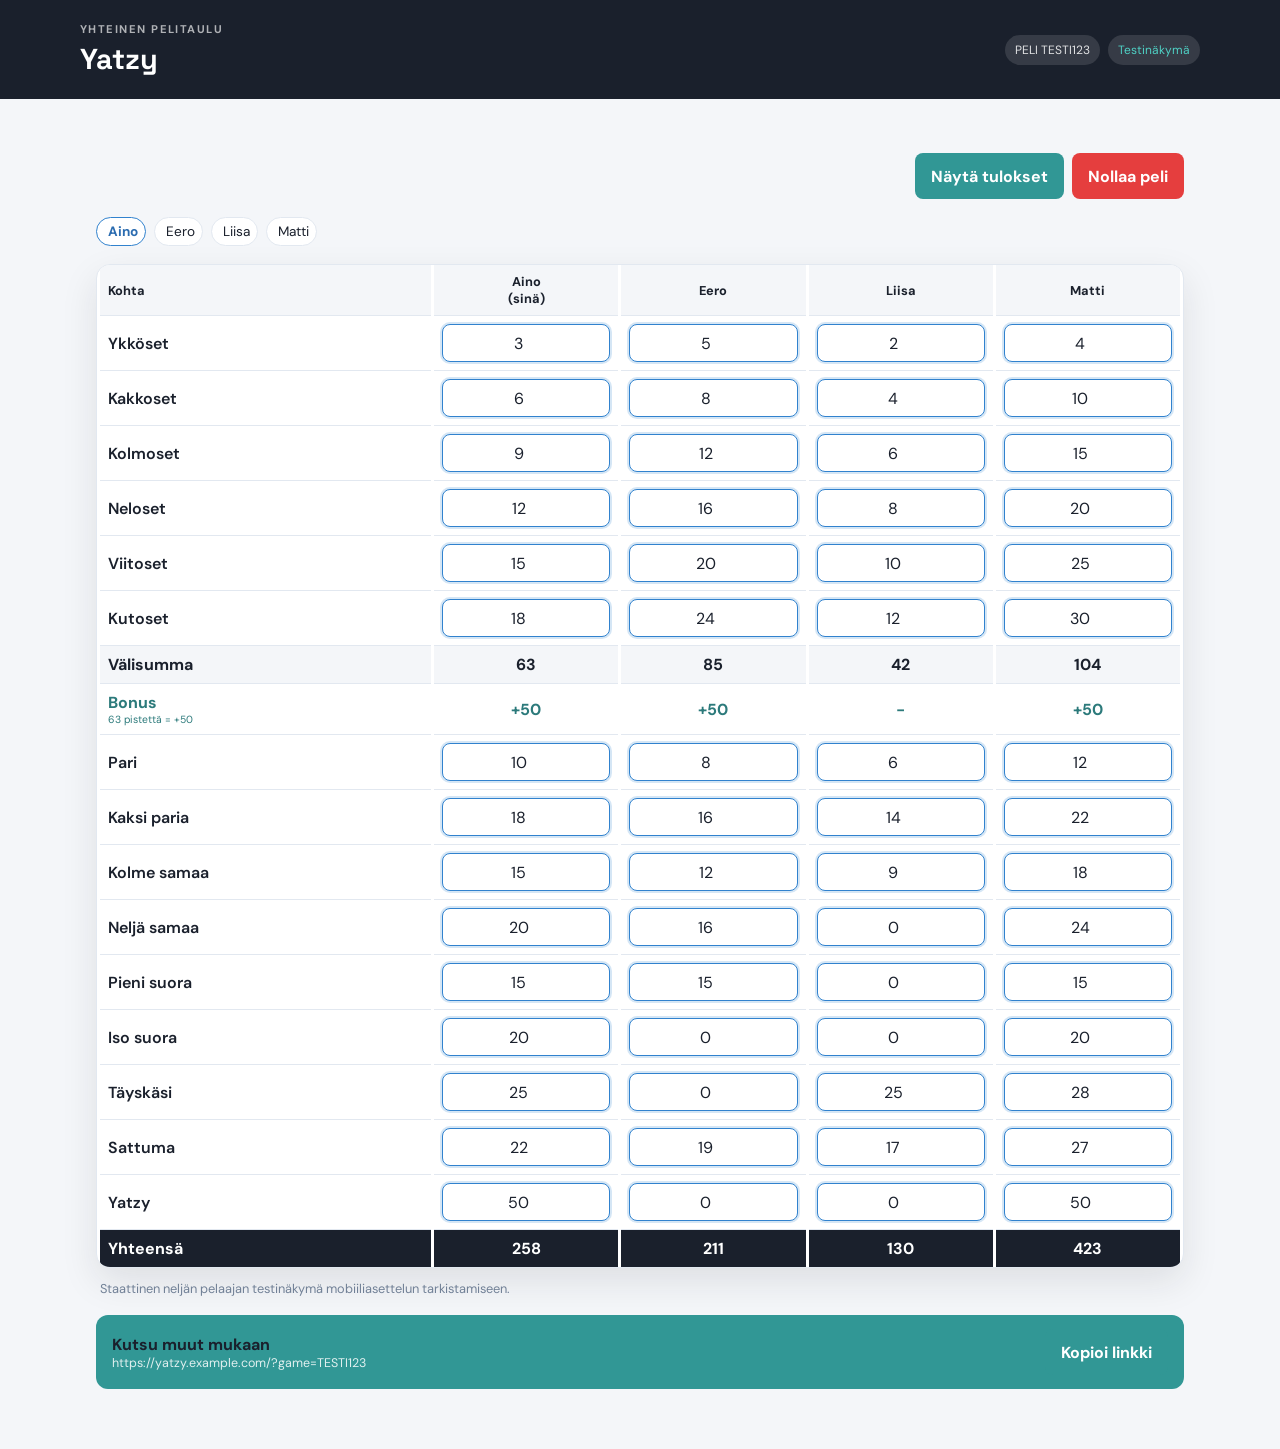
<file: game.html>
<!doctype html>
<html lang="fi">
<head>
  <meta charset="UTF-8">
  <meta name="viewport" content="width=device-width, initial-scale=1, viewport-fit=cover">
  <meta name="theme-color" content="#102a43">
  <title>Yatzy - testi neljällä pelaajalla</title>
  <link rel="icon" href="favicon.png" type="image/png">
  <link rel="stylesheet" href="style.css">
</head>
<body>
  <header class="topbar">
    <div>
      <p class="eyebrow">YHTEINEN PELITAULU</p>
      <h1><a class="brand-link" href="#">Yatzy</a></h1>
    </div>
    <div class="topbar-meta">
      <span class="status-pill">PELI TESTI123</span>
      <span class="status-pill online">Testinäkymä</span>
    </div>
  </header>

  <main class="page-shell">
    <section>
      <div class="game-actions">
        <button class="secondary-button" type="button">Näytä tulokset</button>
        <button class="danger-button" type="button">Nollaa peli</button>
      </div>

      <div class="players-list" aria-label="Pelaajat">
        <span class="player-chip current">Aino</span>
        <span class="player-chip">Eero</span>
        <span class="player-chip">Liisa</span>
        <span class="player-chip">Matti</span>
      </div>

      <div class="table-wrap panel">
        <table id="score-table">
          <thead>
            <tr>
              <th scope="col">Kohta</th>
              <th scope="col">Aino<br>(sinä)</th>
              <th scope="col">Eero</th>
              <th scope="col">Liisa</th>
              <th scope="col">Matti</th>
            </tr>
          </thead>
          <tbody>
            <tr><th scope="row">Ykköset</th><td><input class="score-input" type="number" value="3" inputmode="numeric"></td><td><input class="score-input" type="number" value="5" inputmode="numeric"></td><td><input class="score-input" type="number" value="2" inputmode="numeric"></td><td><input class="score-input" type="number" value="4" inputmode="numeric"></td></tr>
            <tr><th scope="row">Kakkoset</th><td><input class="score-input" type="number" value="6" inputmode="numeric"></td><td><input class="score-input" type="number" value="8" inputmode="numeric"></td><td><input class="score-input" type="number" value="4" inputmode="numeric"></td><td><input class="score-input" type="number" value="10" inputmode="numeric"></td></tr>
            <tr><th scope="row">Kolmoset</th><td><input class="score-input" type="number" value="9" inputmode="numeric"></td><td><input class="score-input" type="number" value="12" inputmode="numeric"></td><td><input class="score-input" type="number" value="6" inputmode="numeric"></td><td><input class="score-input" type="number" value="15" inputmode="numeric"></td></tr>
            <tr><th scope="row">Neloset</th><td><input class="score-input" type="number" value="12" inputmode="numeric"></td><td><input class="score-input" type="number" value="16" inputmode="numeric"></td><td><input class="score-input" type="number" value="8" inputmode="numeric"></td><td><input class="score-input" type="number" value="20" inputmode="numeric"></td></tr>
            <tr><th scope="row">Viitoset</th><td><input class="score-input" type="number" value="15" inputmode="numeric"></td><td><input class="score-input" type="number" value="20" inputmode="numeric"></td><td><input class="score-input" type="number" value="10" inputmode="numeric"></td><td><input class="score-input" type="number" value="25" inputmode="numeric"></td></tr>
            <tr><th scope="row">Kutoset</th><td><input class="score-input" type="number" value="18" inputmode="numeric"></td><td><input class="score-input" type="number" value="24" inputmode="numeric"></td><td><input class="score-input" type="number" value="12" inputmode="numeric"></td><td><input class="score-input" type="number" value="30" inputmode="numeric"></td></tr>
            <tr class="subtotal-row"><th scope="row">Välisumma</th><td>63</td><td>85</td><td>42</td><td>104</td></tr>
            <tr class="bonus-row"><th scope="row">Bonus<small>63 pistettä = +50</small></th><td>+50</td><td>+50</td><td>-</td><td>+50</td></tr>
            <tr><th scope="row">Pari</th><td><input class="score-input" type="number" value="10" inputmode="numeric"></td><td><input class="score-input" type="number" value="8" inputmode="numeric"></td><td><input class="score-input" type="number" value="6" inputmode="numeric"></td><td><input class="score-input" type="number" value="12" inputmode="numeric"></td></tr>
            <tr><th scope="row">Kaksi paria</th><td><input class="score-input" type="number" value="18" inputmode="numeric"></td><td><input class="score-input" type="number" value="16" inputmode="numeric"></td><td><input class="score-input" type="number" value="14" inputmode="numeric"></td><td><input class="score-input" type="number" value="22" inputmode="numeric"></td></tr>
            <tr><th scope="row">Kolme samaa</th><td><input class="score-input" type="number" value="15" inputmode="numeric"></td><td><input class="score-input" type="number" value="12" inputmode="numeric"></td><td><input class="score-input" type="number" value="9" inputmode="numeric"></td><td><input class="score-input" type="number" value="18" inputmode="numeric"></td></tr>
            <tr><th scope="row">Neljä samaa</th><td><input class="score-input" type="number" value="20" inputmode="numeric"></td><td><input class="score-input" type="number" value="16" inputmode="numeric"></td><td><input class="score-input" type="number" value="0" inputmode="numeric"></td><td><input class="score-input" type="number" value="24" inputmode="numeric"></td></tr>
            <tr><th scope="row">Pieni suora</th><td><input class="score-input" type="number" value="15" inputmode="numeric"></td><td><input class="score-input" type="number" value="15" inputmode="numeric"></td><td><input class="score-input" type="number" value="0" inputmode="numeric"></td><td><input class="score-input" type="number" value="15" inputmode="numeric"></td></tr>
            <tr><th scope="row">Iso suora</th><td><input class="score-input" type="number" value="20" inputmode="numeric"></td><td><input class="score-input" type="number" value="0" inputmode="numeric"></td><td><input class="score-input" type="number" value="0" inputmode="numeric"></td><td><input class="score-input" type="number" value="20" inputmode="numeric"></td></tr>
            <tr><th scope="row">Täyskäsi</th><td><input class="score-input" type="number" value="25" inputmode="numeric"></td><td><input class="score-input" type="number" value="0" inputmode="numeric"></td><td><input class="score-input" type="number" value="25" inputmode="numeric"></td><td><input class="score-input" type="number" value="28" inputmode="numeric"></td></tr>
            <tr><th scope="row">Sattuma</th><td><input class="score-input" type="number" value="22" inputmode="numeric"></td><td><input class="score-input" type="number" value="19" inputmode="numeric"></td><td><input class="score-input" type="number" value="17" inputmode="numeric"></td><td><input class="score-input" type="number" value="27" inputmode="numeric"></td></tr>
            <tr><th scope="row">Yatzy</th><td><input class="score-input" type="number" value="50" inputmode="numeric"></td><td><input class="score-input" type="number" value="0" inputmode="numeric"></td><td><input class="score-input" type="number" value="0" inputmode="numeric"></td><td><input class="score-input" type="number" value="50" inputmode="numeric"></td></tr>
          </tbody>
          <tfoot>
            <tr class="total-row"><th scope="row">Yhteensä</th><td>258</td><td>211</td><td>130</td><td>423</td></tr>
          </tfoot>
        </table>
      </div>
      <p class="table-hint">Staattinen neljän pelaajan testinäkymä mobiiliasettelun tarkistamiseen.</p>

      <div class="share-strip">
        <div>
          <strong>Kutsu muut mukaan</strong>
          <span>https://yatzy.example.com/?game=TESTI123</span>
        </div>
        <button class="secondary-button" type="button">Kopioi linkki</button>
      </div>
    </section>
  </main>
</body>
</html>
</file>
<file: style.css>
@import url('https://fonts.googleapis.com/css2?family=DM+Sans:wght@400;500;600;700&family=Space+Grotesk:wght@500;600;700&display=swap');

:root {
  --text: #1A202C;
  --muted: #718096;
  --line: #E2E8F0;
  --bg: #F4F6F9;
  --surface: #FFFFFF;
  --primary: #3182CE;
  --primary-dark: #2B6CB0;
  --secondary: #319795;
  --secondary-dark: #2C7A7B;
  --danger: #E53E3E;
  --danger-dark: #C53030;
  --shadow: 0 14px 36px rgba(26, 32, 44, 0.10);
}

* { box-sizing: border-box; }
html { background: var(--bg); }
body { margin: 0; color: var(--text); font-family: 'DM Sans', sans-serif; min-width: 320px; }
button, input { font: inherit; }
button { cursor: pointer; }
.hidden { display: none !important; }

.topbar { align-items: center; background: var(--text); color: white; display: flex; justify-content: space-between; padding: 18px max(20px, calc((100vw - 1120px) / 2)); }
h1, h2, h3 { font-family: 'Space Grotesk', sans-serif; margin: 0; }
h1 { font-size: 1.8rem; letter-spacing: 0; }
h2 { font-size: clamp(1.8rem, 7vw, 3.25rem); line-height: 1.04; max-width: 640px; }
h3 { font-size: 1.25rem; }
.eyebrow { color: rgba(255,255,255,.65); font-size: .7rem; font-weight: 700; letter-spacing: .13em; margin: 0 0 5px; }
.eyebrow.accent { color: var(--secondary-dark); }
.brand-link { color: inherit; text-decoration: none; }
.brand-link:hover { text-decoration: underline; }
.topbar-meta { align-items: center; display: flex; gap: 8px; }
.status-pill { background: rgba(255,255,255,.12); border-radius: 99px; color: rgba(255,255,255,.85); font-size: .75rem; padding: 7px 10px; white-space: nowrap; }
.status-pill.online { color: #4FD1C5; }

.page-shell { margin: 0 auto; max-width: 1120px; padding: 20px 10px 48px; }
.panel { background: var(--surface); border: 1px solid var(--line); border-radius: 14px; box-shadow: var(--shadow); }
.setup-panel { margin: 5vh auto 0; max-width: 720px; overflow: hidden; padding: 0; }
.intro-copy { background: var(--primary); padding: 34px 24px 30px; }
.intro-copy h2 { color: white; margin: 12px 0 16px; }
.intro-copy p:last-child { color: rgba(255,255,255,.85); line-height: 1.6; margin: 0; max-width: 480px; }
.name-form { padding: 24px; }
.name-form label { display: block; font-size: .82rem; font-weight: 700; margin-bottom: 8px; }
.input-action-row { display: flex; gap: 10px; }
input { background: var(--surface); border: 1px solid var(--line); border-radius: 8px; color: var(--text); min-height: 46px; min-width: 0; padding: 10px 12px; width: 100%; }
input:focus { border-color: var(--primary); outline: 3px solid rgba(49,130,206,.25); }
.primary-button, .secondary-button, .quiet-button, .danger-button { border: 0; border-radius: 8px; font-weight: 700; min-height: 46px; padding: 10px 16px; white-space: nowrap; }
.primary-button { background: var(--primary); color: white; }
.primary-button:hover { background: var(--primary-dark); }
.secondary-button { background: var(--secondary); color: white; }
.secondary-button:hover { background: var(--secondary-dark); }
.quiet-button { background: transparent; color: var(--muted); padding-inline: 8px; }
.danger-button { background: var(--danger); color: white; }
.danger-button:hover { background: var(--danger-dark); }
.join-card > div { padding: 24px 24px 0; }
.join-card .name-form { padding-top: 16px; }
.join-card p:last-child { color: var(--muted); margin-bottom: 0; }
.message { min-height: 20px; margin: 0; padding: 0 24px 20px; font-size: .9rem; }
.message.error { color: var(--danger); }
.message.success { color: var(--secondary-dark); }

.game-heading { align-items: end; display: flex; justify-content: space-between; margin: 6px 0 18px; }
.game-actions { align-items: center; display: flex; gap: 8px; justify-content: flex-end; margin: 6px 0 18px; }
.game-heading h2 { font-size: clamp(1.8rem, 6vw, 2.6rem); }
.game-heading > div:first-child { min-width: 0; }
.share-strip { align-items: center; background: var(--secondary); border-radius: 12px; display: flex; gap: 16px; justify-content: space-between; margin: 18px 0 0; padding: 14px 16px; }
.share-strip div { min-width: 0; }
.share-strip strong, .share-strip span { display: block; }
.share-strip span { color: rgba(255,255,255,.85); font-size: .78rem; overflow: hidden; text-overflow: ellipsis; white-space: nowrap; }
.players-list { display: flex; flex-wrap: wrap; gap: 8px; margin: 0 0 18px; }
.player-chip { align-items: center; background: var(--surface); border: 1px solid var(--line); border-radius: 99px; display: flex; font-size: .85rem; gap: 7px; padding: 5px 7px 5px 11px; }
.player-chip.current { border-color: var(--primary); color: var(--primary-dark); font-weight: 700; }
.player-name { background: none; border: 0; color: inherit; font: inherit; padding: 0; }
button.player-name { cursor: pointer; }
button.player-name:hover { text-decoration: underline; }
.player-chip small { background: var(--primary); border-radius: 99px; color: white; font-size: .65rem; padding: 3px 6px; }
.player-actions { display: flex; gap: 3px; }
.player-actions button { background: var(--bg); border: 0; border-radius: 5px; color: var(--text); font-size: .75rem; min-height: 28px; min-width: 28px; padding: 3px 5px; }
.player-actions button:disabled { cursor: not-allowed; opacity: .35; }
#game-message { padding-left: 0; }
.table-wrap { overflow-x: auto; }
table { border-collapse: separate; border-spacing: 3px 0; min-width: 100%; width: 100%; }
table { table-layout: fixed; }
th, td { border-bottom: 1px solid var(--line); padding: 6px 4px; text-align: left; }
th:first-child { width: 31%; }
thead th { background: var(--bg); font-size: .8rem; position: sticky; top: 0; }
thead th:not(:first-child) { text-align: center; }
thead th.active-turn-column { background: rgba(49,130,206,.14); color: var(--text); }
tbody th { font-weight: 600; white-space: normal; }
td { min-width: 0; }
.active-turn-column { background: rgba(49,130,206,.10); border-left: 3px solid var(--primary); border-right: 3px solid var(--primary); box-shadow: inset 1px 0 0 var(--primary), inset -1px 0 0 var(--primary); }
.score-input:not(:disabled) { border-color: var(--primary); box-shadow: 0 0 0 2px rgba(49, 130, 206, .2); }
.score-input { min-height: 38px; padding: 5px 3px; text-align: center; width: 100%; }
.score-input.invalid { border: 2px solid var(--danger); box-shadow: 0 0 0 2px rgba(229, 62, 62, .2); }
.score-input:disabled { background: var(--bg); color: var(--muted); cursor: not-allowed; opacity: .7; }
.subtotal-row th, .subtotal-row td { background: var(--bg); color: var(--text); font-weight: 700; }
.subtotal-row td { text-align: center; }
.bonus-row th, .bonus-row td { background: var(--surface); color: var(--secondary-dark); font-weight: 700; }
.bonus-row th small { color: inherit; display: block; font-size: .65rem; font-weight: 400; }
.bonus-row td, .total-row td { text-align: center; }
.total-row th, .total-row td { background: var(--text); border-bottom: 0; color: white; font-weight: 700; }
.total-row td.active-turn-column { background: var(--primary-dark); }
.table-hint { color: var(--muted); font-size: .8rem; margin: 12px 4px; }

.modal-overlay { align-items: center; background: rgba(26, 32, 44, .55); display: flex; inset: 0; justify-content: center; padding: 20px; position: fixed; z-index: 10; }
.modal-panel { max-height: 86vh; max-width: 440px; overflow-y: auto; padding: 28px; width: 100%; }
.modal-panel h2 { margin: 0 0 16px; }
.results-list { display: flex; flex-direction: column; gap: 8px; list-style: none; margin: 0 0 24px; padding: 0; }
.results-item { align-items: center; background: var(--bg); border-radius: 10px; display: flex; gap: 10px; padding: 10px 14px; }
.results-item.winner { background: var(--secondary); color: white; font-weight: 700; }
.results-rank { font-family: 'Space Grotesk', sans-serif; min-width: 22px; }
.results-name { flex: 1; overflow: hidden; text-overflow: ellipsis; white-space: nowrap; }
.results-score { font-family: 'Space Grotesk', sans-serif; font-size: 1.1rem; font-weight: 700; }
.modal-actions { display: flex; gap: 10px; justify-content: flex-end; }

@media (max-width: 520px) {
  .modal-actions { flex-direction: column-reverse; }
  .modal-actions .primary-button, .modal-actions .quiet-button { width: 100%; }
}

@media (min-width: 700px) {
  .topbar { padding-block: 22px; }
  .page-shell { padding: 48px 16px 60px; }
  .intro-copy { padding: 48px 48px 40px; }
  .name-form { padding: 30px 48px; }
  .join-card > div { padding: 30px 48px 0; }
  .join-card .name-form { padding-top: 16px; }
  table { min-width: 620px; }
  th, td { padding: 8px; }
  td { min-width: 88px; }
}

@media (max-width: 520px) {
  .topbar { padding-inline: 14px; }
  .page-shell { padding-inline: 8px; }
  .setup-panel { margin-top: 2vh; }
  .game-heading { gap: 8px; }
  .game-heading h2 { font-size: 1.65rem; }
  .game-actions { align-items: end; flex-direction: column-reverse; gap: 2px; }
  .player-chip { max-width: 100%; }
  .input-action-row { flex-direction: column; }
  .primary-button, .secondary-button, .danger-button { width: 100%; }
  .share-strip { align-items: center; flex-direction: column; margin-inline: auto; max-width: 320px; padding: 12px 14px; text-align: center; }
  .share-strip div { width: 100%; }
  .share-strip span { white-space: normal; word-break: break-all; }
  .share-strip .secondary-button { width: auto; }
  .game-heading { align-items: start; }
  .table-wrap { border-radius: 10px; }
  th, td { padding: 6px 2px; }
  thead th { font-size: .8rem; line-height: 1.15; overflow-wrap: anywhere; }
  tbody th { font-size: 1.1rem; line-height: 1.15; width: 31%; }
  .score-input { font-size: 1rem; }
}
</file>
